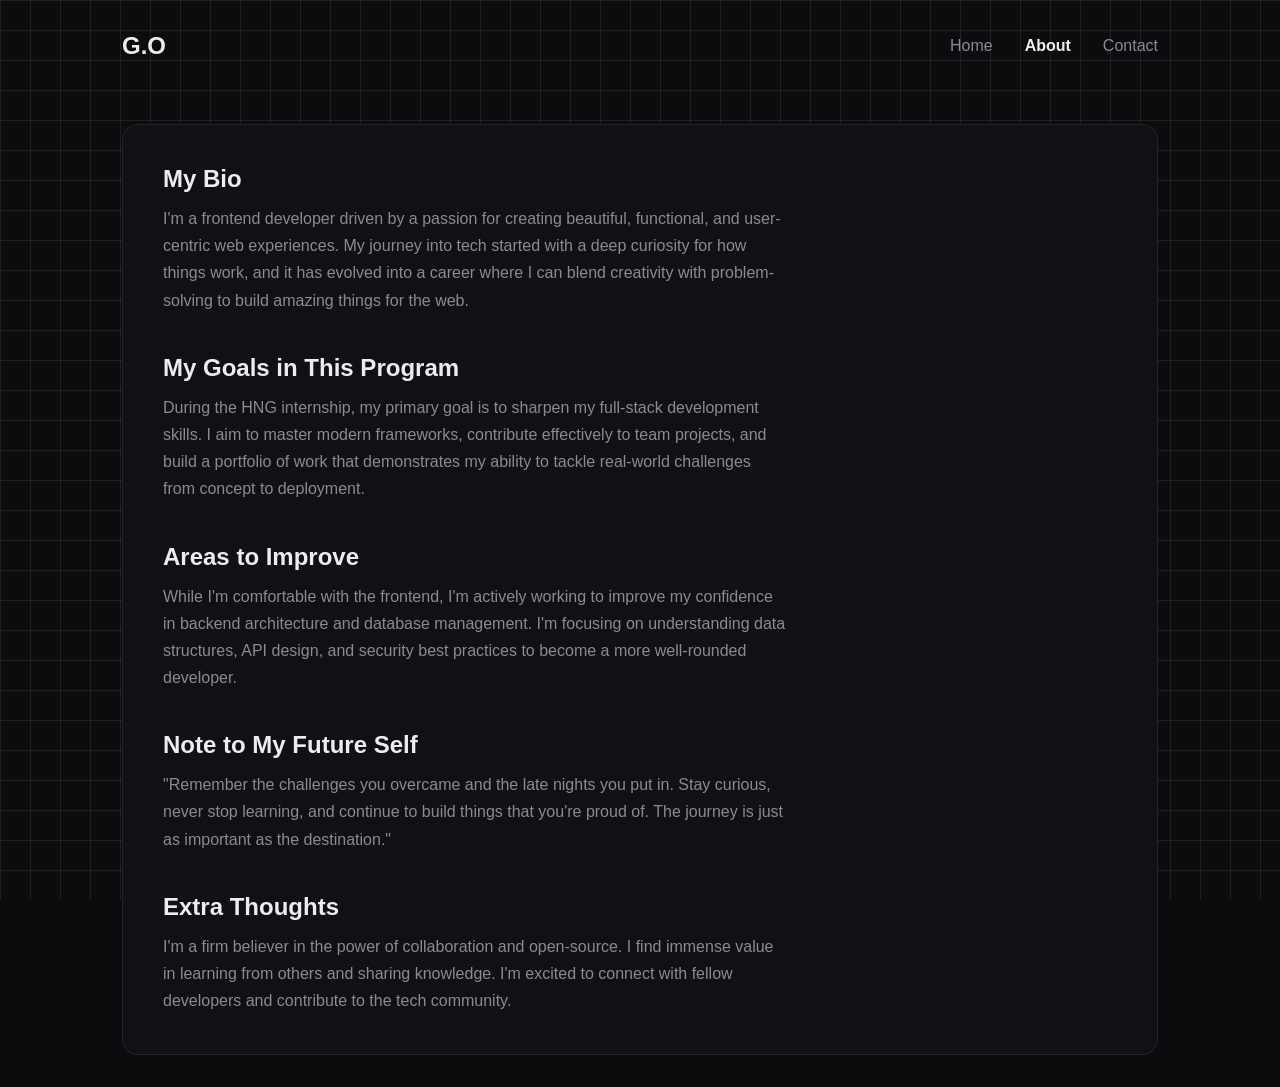
<file: hng-profile-card-task1-frontend/about.html>
<!DOCTYPE html>
<html lang="en">

<head>
    <meta charset="UTF-8">
    <meta name="viewport" content="width=device-width, initial-scale=1.0">
    <title>About Me | Gbolahan Olanrewaju</title>
    <link href="https://api.fontshare.com/v2/css?f[]=satoshi@700,500,400&display=swap" rel="stylesheet">
    <link rel="stylesheet" href="style.css">
</head>

<body>
    <div class="page-container">
        <header>
            <nav>
                <div class="nav-logo">G.O</div>
                <ul>
                    <li><a href="index.html">Home</a></li>
                    <li><a href="about.html" class="active">About</a></li>
                    <li><a href="contact.html">Contact</a></li>
                </ul>
            </nav>
        </header>

        <main>
            <article data-testid="test-about-page" class="profile-card">
                <div class="card-glow"></div>
                <div class="card-content-vertical">

                    <section data-testid="test-about-bio" class="about-section">
                        <h2>My Bio</h2>
                        <p>I'm a frontend developer driven by a passion for creating beautiful, functional, and
                            user-centric web experiences. My journey into tech started with a deep curiosity for how
                            things work, and it has evolved into a career where I can blend creativity with
                            problem-solving to build amazing things for the web.</p>
                    </section>

                    <section data-testid="test-about-goals" class="about-section">
                        <h2>My Goals in This Program</h2>
                        <p>During the HNG internship, my primary goal is to sharpen my full-stack development skills. I
                            aim to master modern frameworks, contribute effectively to team projects, and build a
                            portfolio of work that demonstrates my ability to tackle real-world challenges from concept
                            to deployment.</p>
                    </section>

                    <section data-testid="test-about-confidence" class="about-section">
                        <h2>Areas to Improve</h2>
                        <p>While I'm comfortable with the frontend, I'm actively working to improve my confidence in
                            backend architecture and database management. I'm focusing on understanding data structures,
                            API design, and security best practices to become a more well-rounded developer.</p>
                    </section>

                    <section data-testid="test-about-future-note" class="about-section">
                        <h2>Note to My Future Self</h2>
                        <p>"Remember the challenges you overcame and the late nights you put in. Stay curious, never
                            stop learning, and continue to build things that you're proud of. The journey is just as
                            important as the destination."</p>
                    </section>

                    <section data-testid="test-about-extra" class="about-section">
                        <h2>Extra Thoughts</h2>
                        <p>I'm a firm believer in the power of collaboration and open-source. I find immense value in
                            learning from others and sharing knowledge. I'm excited to connect with fellow developers
                            and contribute to the tech community.</p>
                    </section>

                </div>
            </article>
        </main>
    </div>
    <script src="script.js"></script>
</body>

</html>
</file>
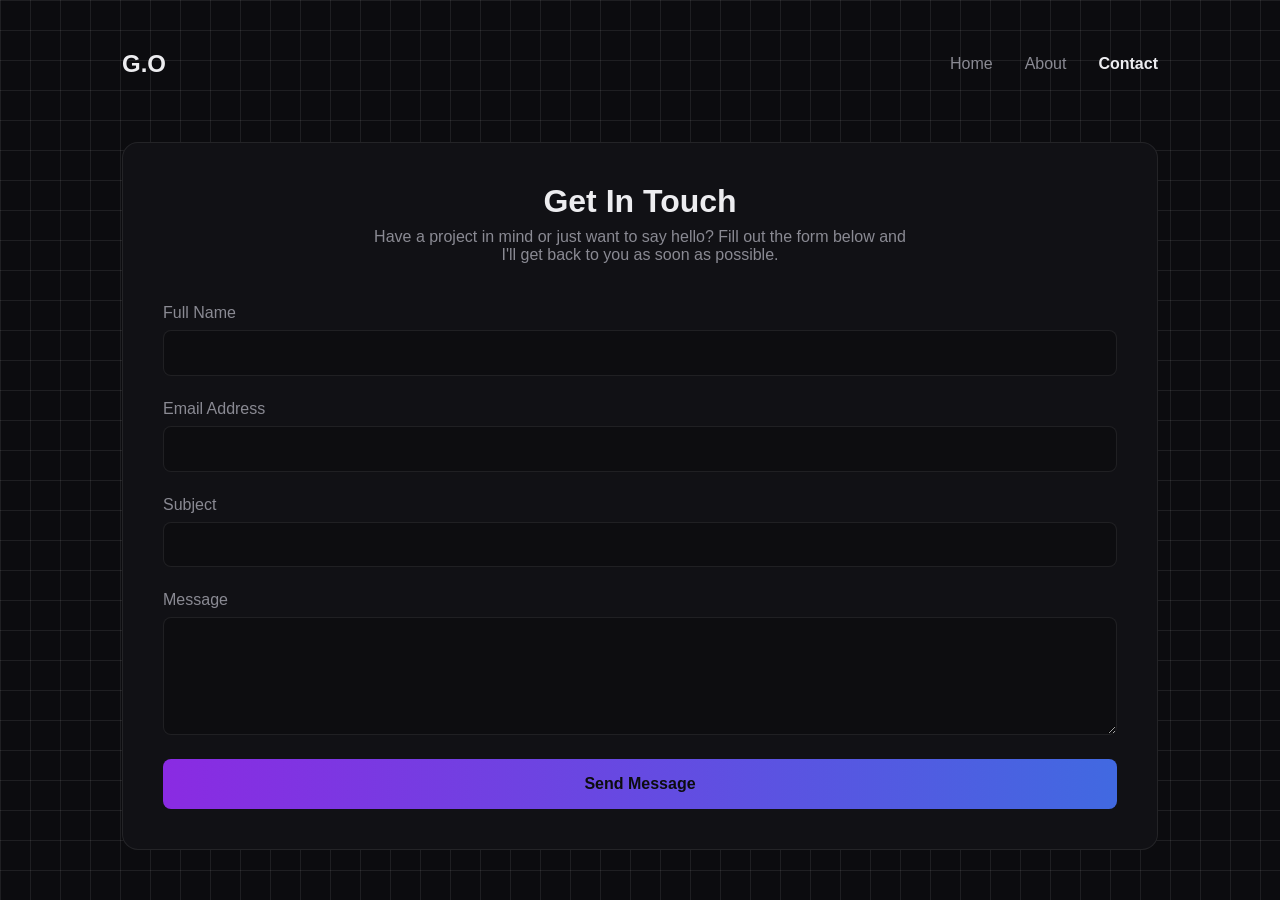
<file: hng-profile-card-task1-frontend/contact.html>
<!DOCTYPE html>
<html lang="en">

<head>
    <meta charset="UTF-8">
    <meta name="viewport" content="width=device-width, initial-scale=1.0">
    <title>Contact Me | Gbolahan Olanrewaju</title>
    <link href="https://api.fontshare.com/v2/css?f[]=satoshi@700,500,400&display=swap" rel="stylesheet">
    <link rel="stylesheet" href="style.css">
</head>

<body>
    <div class="page-container">
        <header>
            <nav>
                <div class="nav-logo">G.O</div>
                <ul>
                    <li><a href="index.html">Home</a></li>
                    <li><a href="about.html">About</a></li>
                    <li><a href="contact.html" class="active">Contact</a></li>
                </ul>
            </nav>
        </header>

        <main>
            <article data-testid="test-contact-page" class="profile-card">
                <div class="card-glow"></div>
                <div class="card-content-vertical">
                    <section class="contact-header">
                        <h2>Get In Touch</h2>
                        <p>Have a project in mind or just want to say hello? Fill out the form below and I'll get back
                            to you as soon as possible.</p>
                    </section>

                    <form id="contact-form" novalidate>
                        <div class="form-group">
                            <label for="fullName">Full Name</label>
                            <input type="text" id="fullName" data-testid="test-contact-name" required>
                            <span class="error-message" data-testid="test-contact-error-fullName"
                                aria-live="polite"></span>
                        </div>
                        <div class="form-group">
                            <label for="email">Email Address</label>
                            <input type="email" id="email" data-testid="test-contact-email" required>
                            <span class="error-message" data-testid="test-contact-error-email"
                                aria-live="polite"></span>
                        </div>
                        <div class="form-group">
                            <label for="subject">Subject</label>
                            <input type="text" id="subject" data-testid="test-contact-subject" required>
                            <span class="error-message" data-testid="test-contact-error-subject"
                                aria-live="polite"></span>
                        </div>
                        <div class="form-group">
                            <label for="message">Message</label>
                            <textarea id="message" data-testid="test-contact-message" rows="5" required
                                minlength="10"></textarea>
                            <span class="error-message" data-testid="test-contact-error-message"
                                aria-live="polite"></span>
                        </div>
                        <button type="submit" data-testid="test-contact-submit">Send Message</button>
                    </form>

                    <p class="success-message" data-testid="test-contact-success" aria-live="polite"></p>

                </div>
            </article>
        </main>
    </div>
    <script src="script.js"></script>
</body>

</html>
</file>
<file: hng-profile-card-task1-frontend/style.css>
/* --- Global Styles & Variables --- */
:root {
    --bg-color: #0c0c0f;
    --card-bg: #111115;
    --text-primary: #ededf0;
    --text-secondary: #8a8a93;
    --accent-gradient: linear-gradient(90deg, #8A2BE2, #4169E1);
    --border-color: rgba(255, 255, 255, 0.08);
    --font-main: 'Satoshi', sans-serif;
}

* {
    box-sizing: border-box;
    margin: 0;
    padding: 0;
}

body {
    font-family: var(--font-main);
    color: var(--text-primary);
    background-color: var(--bg-color);
    background-image: linear-gradient(var(--border-color) 1px, transparent 1px),
        linear-gradient(90deg, var(--border-color) 1px, transparent 1px);
    background-size: 30px 30px;
    background-attachment: fixed;
    min-height: 100vh;
    display: flex;
    flex-direction: column;
}

/* --- Layout & Header --- */
.page-container {
    width: 100%;
    max-width: 1100px;
    margin: auto auto;
    padding: 2rem;
}

header {
    padding-bottom: 2rem;
}

nav {
    display: flex;
    justify-content: space-between;
    align-items: center;
}

.nav-logo {
    font-weight: 700;
    font-size: 1.5rem;
}

nav ul {
    list-style: none;
    display: flex;
    gap: 2rem;
}

nav a {
    text-decoration: none;
    color: var(--text-secondary);
    font-weight: 500;
    transition: color 0.3s ease;
}

nav a:hover {
    color: var(--text-primary);
}

nav a.active {
    color: var(--text-primary);
    font-weight: 700;
}

/* --- 3D Interactive Profile Card --- */
main {
    padding-top: 2rem;
}

.profile-card {
    position: relative;
    background: var(--card-bg);
    border: 1px solid var(--border-color);
    border-radius: 16px;
    transform-style: preserve-3d;
    transition: transform 0.1s ease-out;
    opacity: 0;
    transform: translateY(20px);
}

.card-content {
    padding: 2.5rem;
    display: flex;
    gap: 3rem;
}

.card-glow {
    position: absolute;
    top: 0;
    left: 0;
    width: 100%;
    height: 100%;
    background: radial-gradient(circle at var(--mouse-x) var(--mouse-y), rgba(65, 105, 225, 0.2), transparent 40%);
    border-radius: inherit;
    z-index: 1;
    pointer-events: none;
}

/* --- Card Content Sections --- */
.main-content {
    flex: 2;
    display: flex;
    flex-direction: column;
    gap: 1.5rem;
}

.sidebar-content {
    flex: 1;
    display: flex;
    flex-direction: column;
    gap: 2rem;
    border-left: 1px solid var(--border-color);
    padding-left: 3rem;
}

.profile-card>* {
    z-index: 2;
}

figure,
h2,
p,
ul[data-testid="test-user-social-links"],
.user-details {
    opacity: 0;
    transform: translateY(15px);
}

figure {
    width: 100px;
    height: 100px;
}

img[data-testid="test-user-avatar"] {
    width: 100%;
    height: 100%;
    border-radius: 50%;
    object-fit: cover;
    border: 2px solid var(--border-color);
}

h2[data-testid="test-user-name"] {
    font-size: 2.5rem;
    font-weight: 700;
}

p[data-testid="test-user-bio"] {
    color: var(--text-secondary);
    line-height: 1.7;
    max-width: 55ch;
}

ul[data-testid="test-user-social-links"] {
    list-style: none;
    display: flex;
    gap: 1rem;
    margin-top: 2.5rem;
}

ul[data-testid="test-user-social-links"] a {
    text-decoration: none;
    color: var(--text-primary);
    background: rgba(255, 255, 255, 0.05);
    border: 1px solid var(--border-color);
    padding: 0.6rem 1.2rem;
    border-radius: 50px;
    font-weight: 500;
    transition: all 0.3s ease;
}

ul[data-testid="test-user-social-links"] a:hover {
    background: var(--text-primary);
    color: var(--bg-color);
    border-color: var(--text-primary);
}

.user-details h3 {
    font-size: 1rem;
    font-weight: 500;
    margin-bottom: 1rem;
    color: var(--text-secondary);
}

.user-details ul {
    list-style: none;
    display: flex;
    flex-wrap: wrap;
    gap: 0.75rem;
}

.user-details li {
    background-color: rgba(255, 255, 255, 0.03);
    border: 1px solid var(--border-color);
    padding: 0.5rem 1rem;
    border-radius: 50px;
    font-size: 0.9rem;
}

.time-section p {
    font-family: monospace;
    font-size: 1.2rem;
    font-weight: 500;
    background: var(--accent-gradient);
    -webkit-background-clip: text;
    -webkit-text-fill-color: transparent;
}

/* --- Additional Styles for About & Contact Pages --- */
.card-content-vertical {
    padding: 2.5rem;
    display: flex;
    flex-direction: column;
    gap: 2.5rem;
}

.about-section h2 {
    font-size: 1.5rem;
    font-weight: 700;
    margin-bottom: 0.75rem;
}

.about-section p {
    color: var(--text-secondary);
    line-height: 1.7;
    max-width: 70ch;
}

/* --- Form Styles for Contact Page --- */
.contact-header {
    text-align: center;
}

.contact-header h2 {
    font-size: 2rem;
}

.contact-header p {
    color: var(--text-secondary);
    max-width: 60ch;
    margin: 0.5rem auto 0;
}

#contact-form {
    width: 100%;
    display: flex;
    flex-direction: column;
    gap: 1.5rem;
}

.form-group {
    position: relative;
    display: flex;
    flex-direction: column;
}

.form-group label {
    font-weight: 500;
    margin-bottom: 0.5rem;
    color: var(--text-secondary);
}

.form-group input,
.form-group textarea {
    font-family: var(--font-main);
    background-color: rgba(0, 0, 0, 0.2);
    border: 1px solid var(--border-color);
    border-radius: 8px;
    padding: 0.8rem 1rem;
    color: var(--text-primary);
    font-size: 1rem;
    transition: border-color 0.3s, box-shadow 0.3s;
}

.form-group input:focus,
.form-group textarea:focus {
    outline: none;
    border-color: #4169E1;
    box-shadow: 0 0 10px rgba(65, 105, 225, 0.5);
}

.form-group textarea {
    resize: vertical;
}

.error-message {
    color: #ff5c5c;
    font-size: 0.9rem;
    padding-top: 0.5rem;
    display: none;
}

.success-message {
    color: #00f5c3;
    font-size: 1.1rem;
    text-align: center;
    padding: 1rem;
    border: 1px solid #00f5c3;
    border-radius: 8px;
    display: none;
}

#contact-form button {
    font-family: var(--font-main);
    font-size: 1rem;
    font-weight: 700;
    color: var(--bg-color);
    background: var(--accent-gradient);
    border: none;
    padding: 1rem;
    border-radius: 8px;
    cursor: pointer;
    transition: transform 0.3s, box-shadow 0.3s;
}

#contact-form button:hover {
    transform: translateY(-3px);
    box-shadow: 0 5px 15px rgba(138, 43, 226, 0.4);
}

/* --- Responsive Design --- */
@media (max-width: 900px) {
    .card-content {
        flex-direction: column;
    }

    .sidebar-content {
        border-left: none;
        padding-left: 0;
        border-top: 1px solid var(--border-color);
        padding-top: 3rem;
    }
}

@media (max-width: 600px) {
    .page-container {
        padding: 1rem;
        margin: 0 auto;
    }

    .card-content,
    .card-content-vertical {
        padding: 1.5rem;
    }

    h2[data-testid="test-user-name"] {
        font-size: 2rem;
    }
}
</file>
